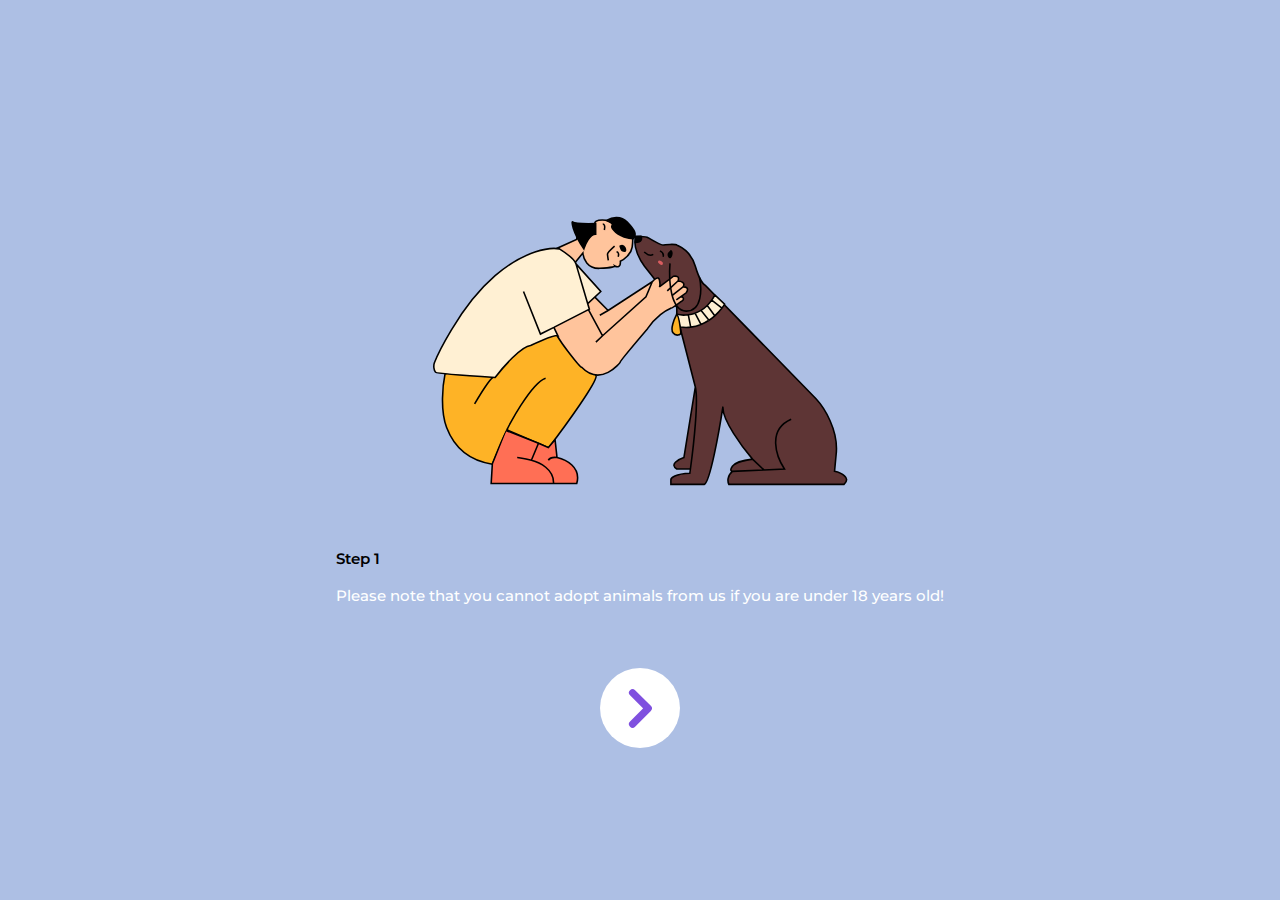
<file: adoptAnimal/step1.html>
<!DOCTYPE html>
<html lang="en">
<head>
    <meta charset="UTF-8">
    <meta http-equiv="X-UA-Compatible" content="IE=edge">
    <meta name="viewport" content="width=device-width, initial-scale=1.0">
    <title>step 1</title>
    <link rel="stylesheet" href="./css_files/flex.css"> 
    <link rel="icon" href="./pictures/favicon.png">
    <style>
        @import url('https://fonts.googleapis.com/css2?family=Montserrat:wght@500;600;700&display=swap');
        * {
            margin: 0;
            padding: 0;
            font-family: 'Montserrat', sans-serif;  
        }
        main {
            height: 100vh;
            width: 100vw;
            background: #ADBFE4;
        }
        .img {
            height: 30vh;
            width: 80vw;
            background-image: url(./pictures/Group\ 15.svg);
            background-size: contain;
            background-repeat: no-repeat;
            background-position: center;
            margin: 24vh 0 7vh 0;
        }
        h1 {
            font-weight: 600;
            font-size: 15px;
            margin-bottom: 2vh;
        }
        .container {
            margin: 0 5vw 7vh 5vw;
        }
        p{
            font-weight: 500;
            font-size: 15px;
            color: #FFFFFF;
        }
    </style>
</head>
<body>
    <main class="flex column align-center">
        <div class="img"></div>
        <div class="flex column container">
            <h1>Step 1</h1>
            <span>
            <p>Please note that you cannot adopt animals from us if you are under 18 years old!</p>
            </span>
        </div>
        <img class="next-btn" src="./pictures/nextButton.svg">
    </main>
</body>
</html>
</file>
<file: adoptAnimal/css_files/flex.css>
.flex {display: flex;}
.align-center {align-items: center;}
.justify-center {justify-content: center;}
.column {flex-direction: column;}
</file>
